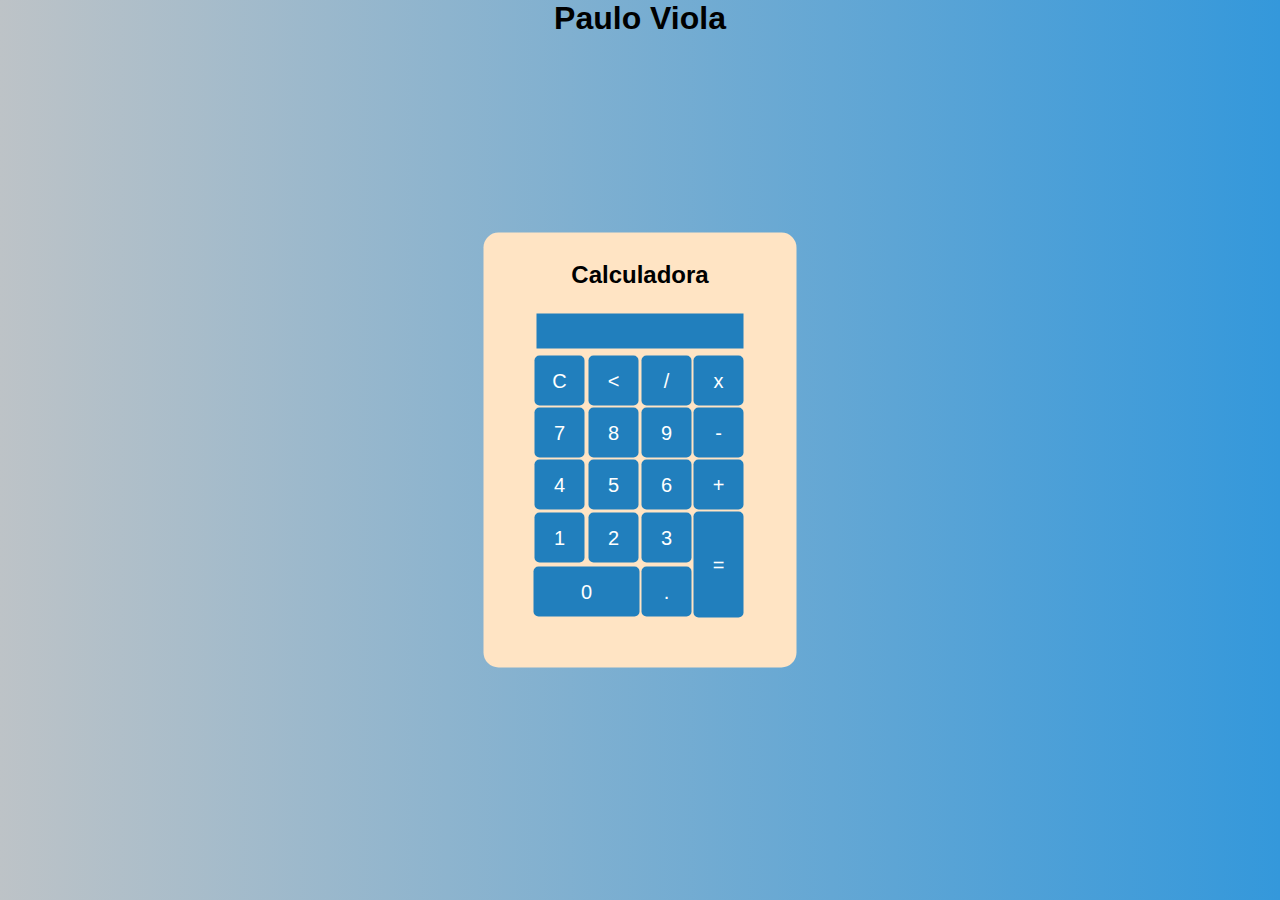
<file: html/calculadora.html>
<!DOCTYPE html>
<html lang="en">
<head>
  <meta charset="UTF-8">
  <meta name="viewport" content="width=device-width, initial-scale=1.0">
  <link rel="stylesheet" href="/css/calculadora.css">
  <title>Calculadora</title>
</head>
<body>
  <div class="background">
    <h1 >Paulo Viola</h1>
  <div class="calculadora">
    <h2>Calculadora</h2>
    <p id="resultado"></p>
    <table>
<tr>
  <td><button class="btn" onclick="clean()">C</button></td>
  <td><button class="btn" onclick="back()"><</button></td>
  <td><button class="btn" onclick="insert('/')">/</button></td>
  <td><button class="btn" onclick="insert('*')">x</button></td>
</tr>
<tr>
  <td><button class="btn" onclick="insert('7')">7</button></td>
  <td><button class="btn" onclick="insert('8')">8</button></td>
  <td><button class="btn" onclick="insert('9')">9</button></td>
  <td><button class="btn"onclick="insert('-')" >-</button></td>
</tr>
<tr>
  <td><button class="btn" onclick="insert('4')">4</button></td>
  <td><button class="btn" onclick="insert('5')">5</button></td>
  <td><button class="btn" onclick="insert('6')">6</button></td>
  <td><button class="btn" onclick="insert('+')">+</button></td>
</tr>
<tr>
  <td><button class="btn" onclick="insert('1')">1</button></td>
  <td><button class="btn" onclick="insert('2')">2</button></td>
  <td><button class="btn" onclick="insert('3')">3</button></td>
  <td rowspan="2" ><button class="btn" style="height: 106px;" onclick="calcular()">=</button></td>
</tr>
<tr>
  <td colspan="2" ><button class="btn" style="width: 106px;" onclick="insert('0')">0</button></td>
  <td><button class="btn" onclick="insert('.')">.</button></td>
  
</tr>
</table>
    </div>
</div>
<script>
  function insert(x) {
  var numero = document.getElementById('resultado').innerHTML;
  document.getElementById('resultado').innerHTML = numero + x ;
  }

  function clean ()
  {
document.getElementById('resultado').innerHTML = '';
  }

  function back () {
    var resultado = document.getElementById('resultado').innerHTML;
    document.getElementById('resultado').innerHTML = resultado.substring(0,resultado.length - 1);
  }

  function calcular () {
    var resultado = document.getElementById('resultado').innerHTML;
    if(resultado) {
      document.getElementById('resultado').innerHTML = eval(resultado)   ;

    }
  }
</script>
</body>
</html>
</file>
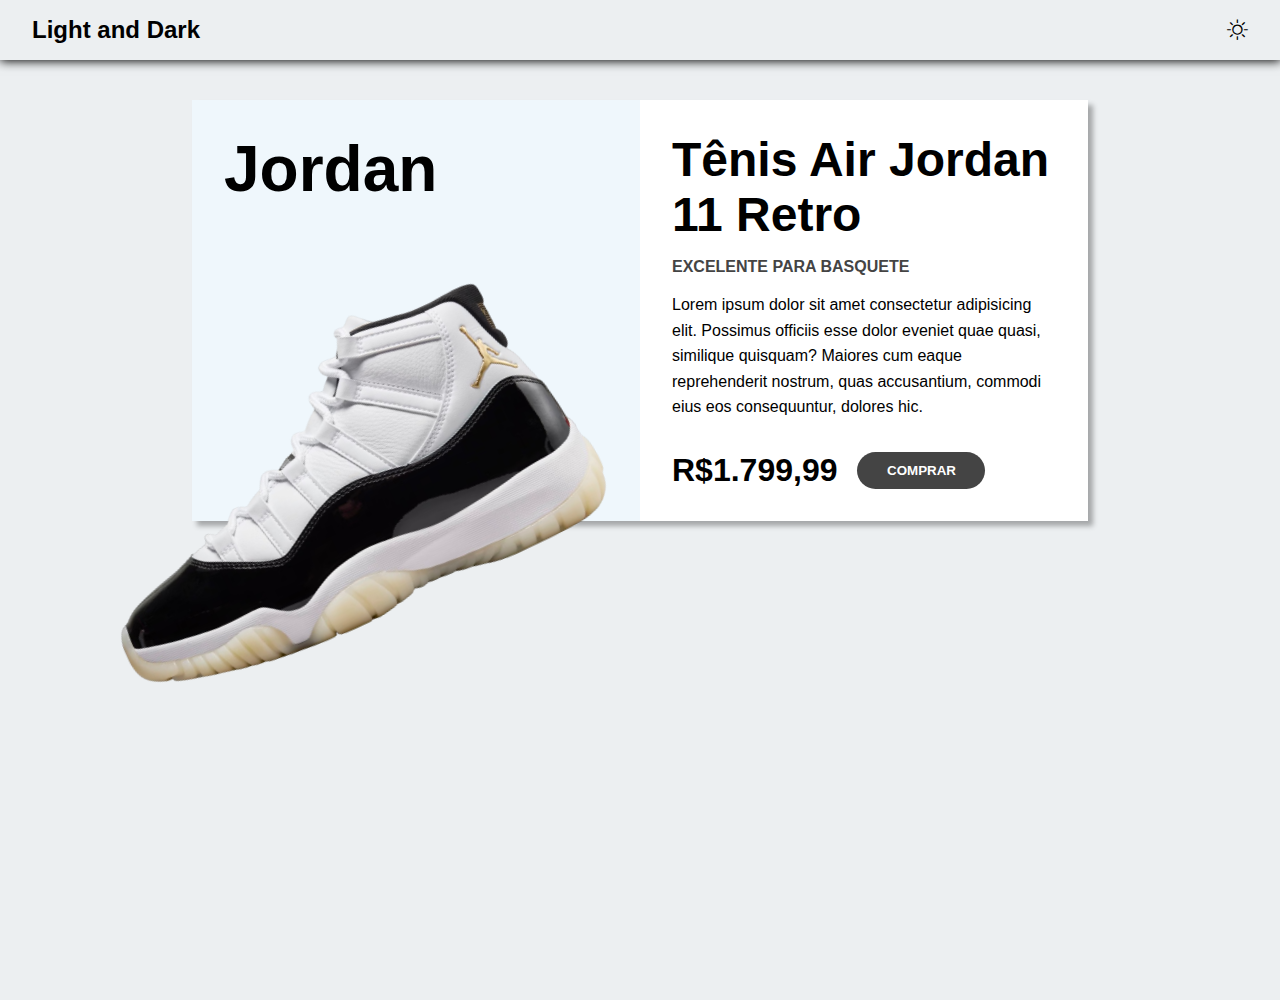
<file: html/darkmode.html>
<!DOCTYPE html>
<html lang="en">
  <head>
    <meta charset="UTF-8" />
    <meta http-equiv="X-UA-Compatible" content="IE=edge" />
    <meta name="viewport" content="width=device-width, initial-scale=1.0" />
    <title>Dark Mode</title>
    <link
    rel="stylesheet"
    href="https://cdn.jsdelivr.net/npm/bootstrap-icons@1.8.3/font/bootstrap-icons.css"
  />
    <link rel="stylesheet" href="/css/darkmode.css" />
  
  </head>
  <body>
    <header>
      <h2>Light and Dark</h2>
      <div>
        <input type="checkbox" name="change-theme" id="change-theme" />
        <label for="change-theme">
          <i class="bi bi-sun"></i>
          <i class="bi bi-moon"></i
        ></label>
      </div>
    </header>
    <main>
      <div class="card">
        <div class="card-image">
          <span>Jordan</span>
          <img src="/images/tenis-PhotoRoom.png-PhotoRoom.png" alt="Tenis" />
        </div>
        <div class="card-details">
          <h2>Tênis Air Jordan 11 Retro</h2>
          <p class="subtitle">Excelente para basquete</p>
          <p class="description">
            Lorem ipsum dolor sit amet consectetur adipisicing elit. Possimus
            officiis esse dolor eveniet quae quasi, similique quisquam? Maiores
            cum eaque reprehenderit nostrum, quas accusantium, commodi eius eos
            consequuntur, dolores hic.
          </p>
          <div class="price-container">
            <span class="price">R$1.799,99</span>
            <button class="btn">Comprar</button>
          </div>
        </div>
      </div>
    </main>
    <script src="/js/script.js"></script>

  </body>
</html>
</file>
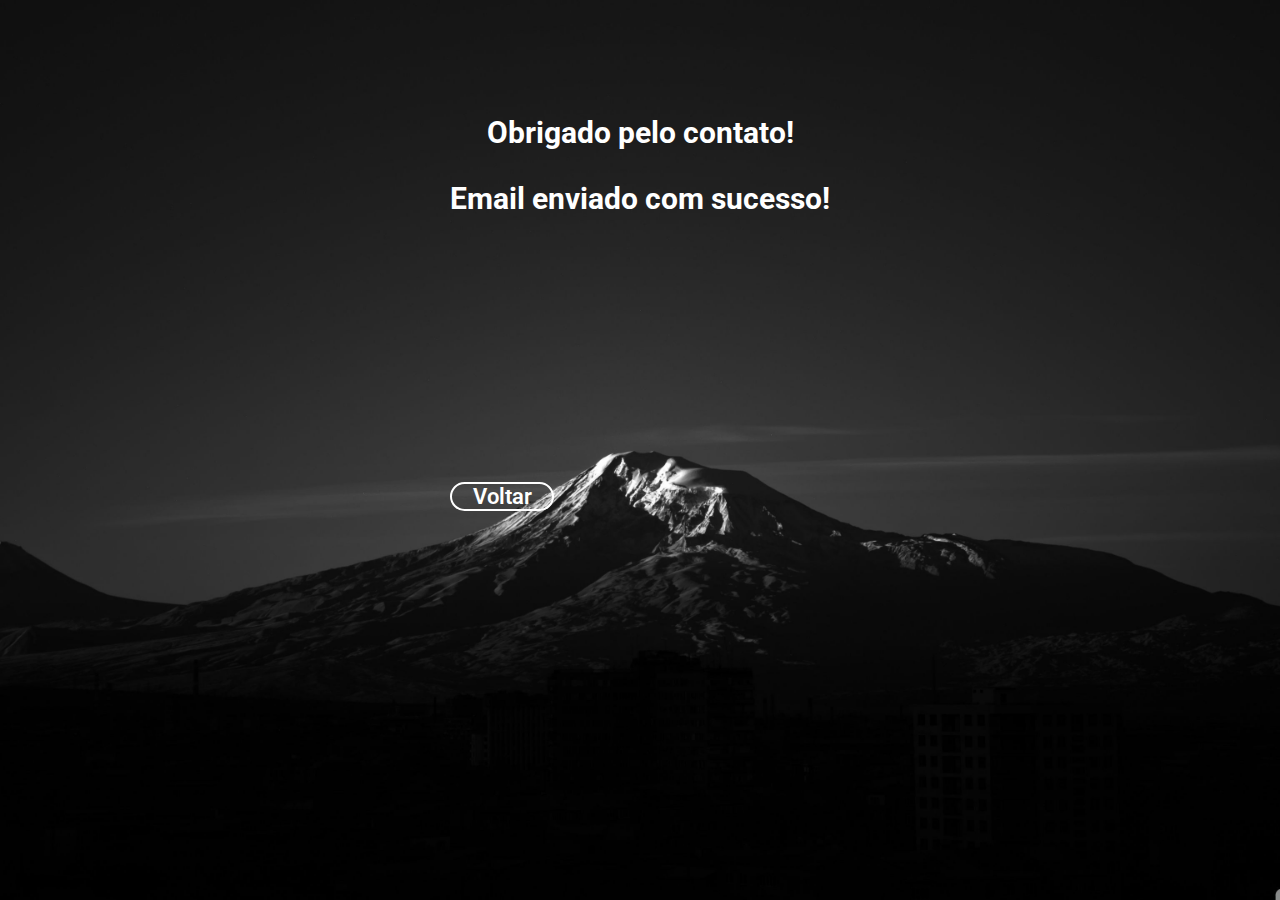
<file: html/sucesso.html>
<html>
  <head>
    <title>Email enviado!</title>
    <link rel="stylesheet" href="/css/sucesso.css" />
    <link rel="shortcut icon" href="/images/favicon.jpg" type="image/x-icon">
  </head>

  <body>
  <div class="sucesso">
      <p class="p-1" >Obrigado pelo contato!</p>
      <p class="p-2">Email enviado com sucesso!</p>
      <a href="/html/index.html">Voltar</a> 
    </div>
  </body>
</html>
</file>
<file: css/calculadora.css>
* {
  padding: 0;
  margin: 0;
  box-sizing: border-box;
  
}

.background {
  background: linear-gradient(to right, #bdc3c7, #3498db);
height: 100vh;
font-family: Arial, Helvetica, sans-serif;
text-align: center;

}


.calculadora{
  position: absolute;
  top: 50%;
  left: 50%;
  transform: translate(-50%, -50%);
  background-color: bisque;
  border-radius: 15px;
  padding: 3rem; 
}

.calculadora h2{
  position: relative;
  bottom: 20px;
}

.btn {
width: 50px;  
height: 50px;
font-size: 20px;
border-radius: 5px;
cursor: pointer;
border: none;
background-color: #217fbd;
color: white;
}

.btn:hover{
background-color: rgb(110, 103, 94);

}

#resultado {
  width: 207px;
  height: 35px;
  margin: 5px;
  padding: 5px;
  font-size: 25px;
  background-color: #217fbd;
  color: white;
  text-align: right;

}
</file>
<file: css/darkmode.css>
* {
  font-family: Helvetica;
  padding: 0;
  margin: 0;
  box-sizing: border-box;
}

html,
body {
  height: 1000px;
  background-color: #eceff1;
  transition: 0.3s;
}

input[type="checkbox"] {
  display: none;
}

.bi {
  font-size: 1.3rem;
  cursor: pointer;
}

.bi-moon {
  display: none;
}

header {
  display: flex;
  justify-content: space-between;
  align-items: center;
  background-color: #eceff1;
  box-shadow: 0.5px 0.5px 10px 0.5px #000;
  padding: 1rem 2rem;
  position: relative;
}

main {
  display: flex;
  justify-content: center;
}

.card {
  margin-top: 40px;
  display: flex;
  width: 70%;
  background-color: #ffffff;
  box-shadow: 5px 5px 5px 0px rgba(0, 0, 0, 0.3);
}

.card-image {
  padding: 2rem;
  width: 50%;
  position: relative;
  background-color: #eff7fc;
  overflow: visible;
}

.card-image span {
  font-size: 4rem;
  font-weight: 700;
}

.card img {
  width: 140%;
  transform: rotate(-25deg);
  position: absolute;
  right: -1rem;
  top: 3rem;
  right: 0.5rem;
  
}

.card-details {
  width: 50%;
  padding: 2rem;
}

.card-details h2 {
  font-size: 3rem;
  margin-bottom: 1rem;
}

.subtitle {
  color: #444;
  text-transform: uppercase;
  font-weight: bold;
  margin-bottom: 1rem;
}

.description {
  line-height: 1.6rem;
  margin-bottom: 2rem;
}

.price-container {
  display: flex;
  
}

.price {
  font-weight: 900;
  font-size: 2rem;
  margin-right: 10px;
}

.btn {
  background-color: #444;
  width: 8rem;
  padding: 5px 10px;
  border: none;
  border-radius: 2rem;
  color: #fff;
  font-weight: bold;
  text-transform: uppercase;
  cursor: pointer;
  margin-left: 10px;
}

/* Dark theme */
.dark,
.dark header {
  background-color: #263238;
  color: #fff;
}

.dark .bi-sun {
  display: none;
}

.dark .bi-moon {
  display: block;
}

.dark .card {
  background-color: #37474f;
}

.dark .card-image {
  background-color: #273035;
}

.dark .subtitle {
  color: #67b4f3;
}

.dark .description {
  color: #2196f3;
}

.dark .btn {
  background-color: #67b4f3;
}
</file>
<file: css/sucesso.css>
@import url("https://fonts.googleapis.com/css2?family=Roboto:ital,wght@1,300&display=swap");

* {
  margin: 0;
  padding: 0;
  font-family: roboto;
  background: url(/images/46dfa5cc77e25ac46ebf2b363b63a48f.jpg)no-repeat center center fixed;
  background-size: cover;
  
}
div {
  display: flex;
  justify-content: center;
  flex-direction: column;
  gap: 3.5rem;
}

.sucesso p {
  font-size: 30px;
  color: white;
  text-align: center;
  
}
.p-1{
  position: relative;
  top: 115px;
  font-weight: 700;

}
.p-2{
  position: relative;
  top:90px;
  font-weight: 700;
}
.sucesso a {
  position: relative;
  left: 450px;
  top: 300px;
  font-size: 22px;
  text-align: center;
  text-decoration: none;
  font-weight: 600;
  color: white;
  width: 100px;
  position: relative;
  border: 2px solid white;
  border-radius: 20px;
  
}
</file>
